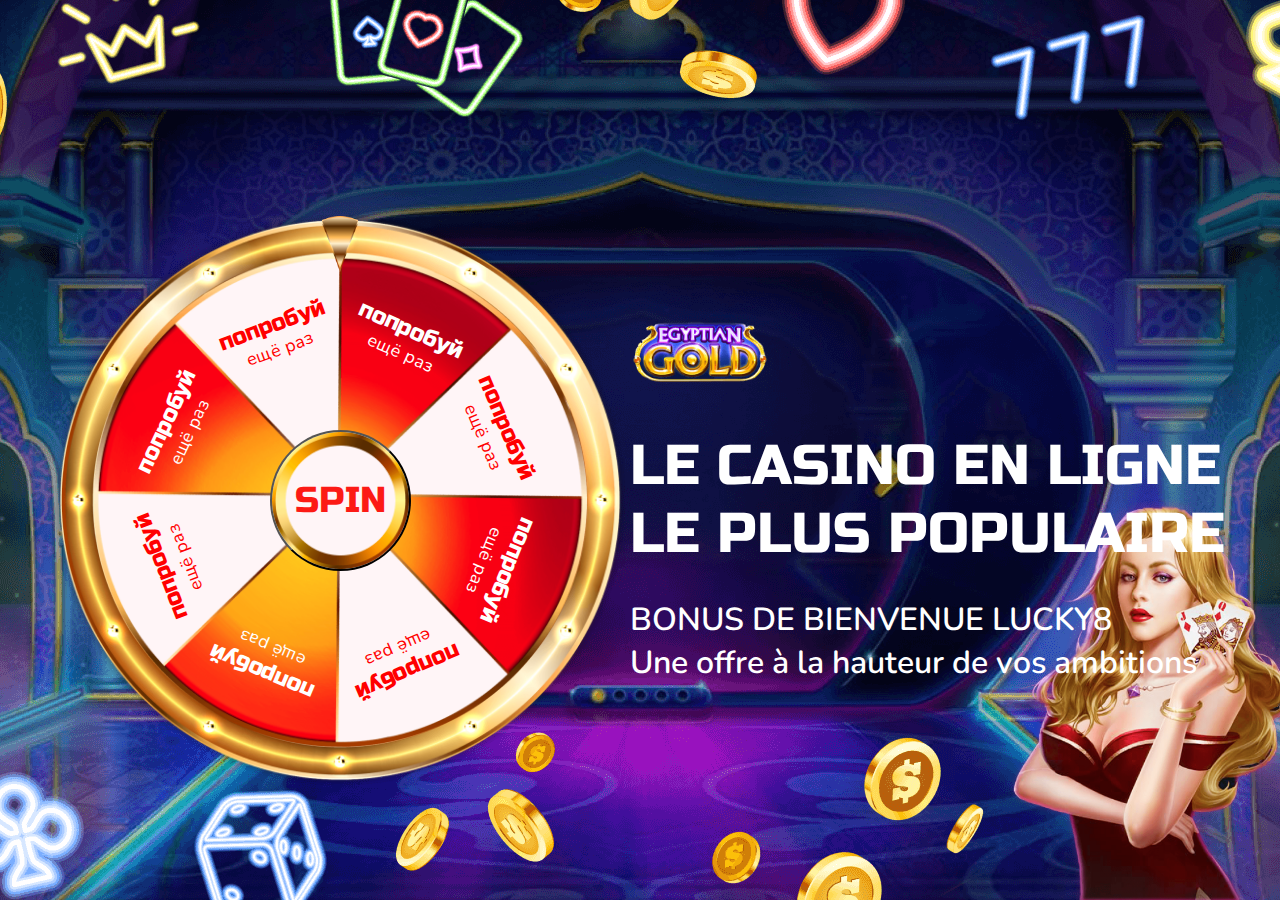
<file: index.html>
<!DOCTYPE html>
<html lang="en">
<head>
    <meta charset="UTF-8">
    <meta name="viewport" content="width=device-width, initial-scale=1.0">
    <title>Document</title>
    <link rel="stylesheet" href="wheel.css">
</head>
<body>

    <div class="popup">
        <div class="popup_container">
            <div class="popup_content">
            <h2 class="popup_title">Ваш приз</h2>
            <h2 class="popup_subtitle">75% на депозит</h2>
            <p class="popup_paragraph">Получи 75% на первый депозит</p>
            <button class="popup_button" onclick="window.location.href='https://google.com';">Забрать бонус</button>
        </div>
        </div>
    </div>

    <img class="main_image" src="img/main_image.png" alt="" srcset="">
<div class="content">
    <div class="wheel_box">
        <span class="arrow"></span>
    <button id="spin">SPIN</button>
    
    <img class="wheel_frame" src="img/wheel_frame.png" alt="">
    <img class="wheel_bg" src="img/wheel_bg.png" alt="">
    <div class="container">
        <div class="one">попробуй<span class="wheel_discription">ещё раз</span></div>
        <div class="two">попробуй<span class="wheel_discription">ещё раз</span></div>
        <div class="three">попробуй<span class="wheel_discription">ещё раз</span></div>
        <div class="four">попробуй<span class="wheel_discription">ещё раз</span></div>
        <div class="five">попробуй<span class="wheel_discription">ещё раз</span></div>
        <div class="six">попробуй<span class="wheel_discription">ещё раз</span></div>
        <div class="seven">попробуй<span class="wheel_discription">ещё раз</span></div>
        <div class="eight">попробуй<span class="wheel_discription">ещё раз</span></div>
      
    </div>
</div>

<div class="main">
    <div class="header">
        <img src="img\Header_logo.png" alt="Logo" class="header_logo">
    </div>
    <div class="main_disc">
        <h1 class="main_header">LE CASINO EN LIGNE LE PLUS POPULAIRE</h1>
        <p class="main_paragraph">BONUS DE BIENVENUE LUCKY8</p>
            <p class="main_paragraph">Une offre à la hauteur de vos ambitions</p>
    </div>
    <button class="play_button-mobile" onclick="window.location.href='https://google.com';">PLAY</button>
    <button class="play_button" onclick="window.location.href='https://google.com';">PLAY</button>
                

</div>
<img class="main_image_mobile" src="img/main_image.png" alt="" srcset="">
</div>
    <script src="wheel.js"></script>
</body>
</html>
</file>
<file: wheel.css>
@import url("https://fonts.googleapis.com/css2?family=Nunito:wght@600;800&family=Russo+One&display=swap");

/* font-family: 'Nunito', sans-serif;
font-family: 'Russo One', sans-serif; */
html {
  overflow-x: hidden;
}

* {
  box-sizing: border-box;
}

body {
  background-image: url("img/Group 1.png");
  background-position: center;
  background-repeat: no-repeat;
  height: 100vh;
  width: 100vw;

  position: relative;
  margin: 0;
}

.main_image {
  position: absolute;
  bottom: 0;
  right: 0;
  /* height: 647px;
  width: 446px; */
  /* height: 60%; */
  width: 22%;
  z-index: -1;
  margin: 0;
  padding: 0;
}

.content {
  display: flex;
  align-items: center;
  margin: 0 auto;
  padding: 0;
  justify-content: space-between;
  margin-top: auto;
  margin-bottom: auto;
  max-width: 1400px;
  padding-left: 50px;
  padding-right: 50px;
}

.main {
  margin-top: 200px;
  color: white;
  max-width: 600px;
}

.header_logo {
  width: 139px;
  height: 71px;
  margin: 0;
  padding: 0;
}

.header {
  margin-bottom: 40px;
}

.main_image_mobile {
  display: none;
}

.main_header {
  margin-bottom: 30px;
  color: #fff;
  font-family: Russo One;
  font-size: 56px;
  font-style: normal;
  font-weight: 400;
  line-height: normal;
}

.main_paragraph {
  color: #fff;
  font-family: Nunito;
  font-size: 32px;
  font-style: normal;
  font-weight: 600;
  line-height: normal;
  margin: 0;
}

.wheel_box {
  display: flex;
  align-items: center;
  justify-content: center;
  height: 600px;
  width: 600px;

  margin-top: 200px;
  position: relative;
}

.play_button {
  background-image: url("img/Button.png");
  background-position: center;
  background-size: contain;
  background-color: rgba(240, 248, 255, 0);
  border: none;
  width: 304px;
  height: 119px;
  background-repeat: no-repeat;
  cursor: pointer;
  margin-top: 40px;
  color: rgb(0, 0, 0);
  text-align: center;
  color: #f5ebeb;
  font-family: Russo One;
  font-size: 36px;
  font-style: normal;
  font-weight: 400;
  line-height: normal;
  display: none;
}

.play_button-mobile {
  background-image: url("img/Button.png");
  background-position: center;
  background-size: contain;
  background-color: rgba(240, 248, 255, 0);
  border: none;
  width: 304px;
  height: 119px;
  background-repeat: no-repeat;
  cursor: pointer;
  color: #f5ebeb;
  font-family: Russo One;
  font-size: 36px;
  font-style: normal;
  font-weight: 400;
  line-height: normal;
  display: none;
}

.container {
  width: 500px;
  height: 500px;
  background-color: rgba(41, 41, 41, 0);
  border-radius: 50%;
  /* border: 15px solid rgba(133, 133, 133, 0); */
  position: relative;
  overflow: hidden;
  transition: 5s;
  text-align: center;
  transition-timing-function: ease-in-out;
}

.wheel_bg {
  position: absolute;
  width: 500px;
  height: 500px;
  transition: 5s;
}

.wheel_frame {
  position: absolute;
  width: 570px;
  height: 570px;
}

.container div {
  height: 50%;
  width: 220px;
  position: absolute;
  clip-path: polygon(100% 0, 50% 100%, 0 0);
  transform: translateX(-50%);
  transform-origin: bottom;
  text-align: center;
  padding-top: 50px;
  justify-content: center;
  font-size: 20px;
  color: rgb(0, 0, 0);
  left: 135px;
}

.container .one {
  background-color: rgba(165, 42, 42, 0);
  transform: rotate(24deg);
  color: #ffffff;
  text-align: center;
  font-family: Russo One;
  font-size: 23px;
  font-style: normal;
  font-weight: 400;
  line-height: normal;
}

.container .two {
  background-color: rgba(255, 5, 5, 0);
  transform: rotate(67deg);
  color: #ff0000;
  text-align: center;
  font-family: Russo One;
  font-size: 23px;
  font-style: normal;
  font-weight: 400;
  line-height: normal;
}
.container .three {
  background-color: rgba(165, 157, 42, 0);
  transform: rotate(112deg);
  color: #ffffff;
  text-align: center;
  font-family: Russo One;
  font-size: 23px;
  font-style: normal;
  font-weight: 400;
  line-height: normal;
}
.container .four {
  background-color: rgba(42, 165, 128, 0);
  transform: rotate(157deg);
  color: #ff0000;
  text-align: center;
  font-family: Russo One;
  font-size: 23px;
  font-style: normal;
  font-weight: 400;
  line-height: normal;
}
.container .five {
  background-color: rgba(42, 116, 165, 0);
  transform: rotate(203deg);
  color: #ffffff;
  text-align: center;
  font-family: Russo One;
  font-size: 23px;
  font-style: normal;
  font-weight: 400;
  line-height: normal;
}
.container .six {
  background-color: rgb(52, 165, 0, 0);
  transform: rotate(249deg);
  color: #ff0000;
  text-align: center;
  font-family: Russo One;
  font-size: 23px;
  font-style: normal;
  font-weight: 400;
  line-height: normal;
}
.container .seven {
  background-color: rgb(243, 92, 0, 0);
  transform: rotate(295deg);
  color: #ffffff;
  text-align: center;
  font-family: Russo One;
  font-size: 23px;
  font-style: normal;
  font-weight: 400;
  line-height: normal;
}

.container .eight {
  background-color: rgb(68, 59, 0, 0);
  transform: rotate(340deg);
  color: #ff0000;
  text-align: center;
  font-family: Russo One;
  font-size: 23px;
  font-style: normal;
  font-weight: 400;
  line-height: normal;
}

.wheel_discription {
  text-align: center;
  font-family: Nunito;
  font-size: 18px;
  font-style: normal;
  font-weight: 400;
  line-height: normal;
  display: block;
}

.arrow {
  position: absolute;
  top: 15px;
  left: 50%;

  transform: translateX(-50%);
  color: rgba(0, 0, 0, 0);
  z-index: 3;
}

.arrow::before {
  content: "V";
  font-size: 50px;
  background-image: url("img/pointer.png");
  background-position: center;
  background-size: cover;
  background-repeat: no-repeat;
  width: 55px;
  height: 81px;
}

#spin {
  position: absolute;
  transform: translateX(-50%, -50%);
  z-index: 10;
  font-size: 12px;
  width: 120px;
  height: 120px;
  border-radius: 50%;
  cursor: pointer;
  outline: none;
  text-align: center;
  margin: 0;
  padding: 0;
  z-index: 10;
  background-image: url("img/spin.png");
  object-fit: cover;
  background-position: center;
  background-size: contain;
  color: #fc1a15;
  font-family: Russo One;
  font-size: 36px;
  font-style: normal;
  font-weight: 400;
  line-height: normal;
  width: 141px;
  height: 141px;
}

.popup {
  display: none;
  transition: visibility 0.2s linear, opacity 0.2s linear;
  position: fixed;
  align-items: center;
  justify-content: center;
  bottom: 0;
  left: 0;
  right: 0;
  top: 0;
  z-index: 20;
  color: #ffffff;
  background-color: #00000091;
}

.popup_active {
  display: flex;
}

.popup_container {
  background-image: url("img/popup_bg.png");
  background-repeat: no-repeat;
  background-position: center;
  background-size: contain;
  object-fit: contain;
  position: relative;
  background-color: #ffffff00;
  border-radius: 10px;
  max-width: 461px;
  height: 584px;
  width: 100%;
}

.popup_content {
  display: flex;
  flex-direction: column;
  max-width: calc(100% - 72px);
  margin: 0 auto;
  border: none;
  padding-top: 100px;
}

.popup_title {
  text-align: center;
  font-family: Nunito;
  font-size: 36px;
  font-weight: 800;
  line-height: 49px;
  letter-spacing: 0em;
  max-width: 361px;
  margin-bottom: 10px;
  margin-left: auto;
  margin-right: auto;
  color: black;
}

.popup_subtitle {
  font-family: Russo One;
  font-size: 42px;
  font-weight: 400;
  line-height: 58px;
  letter-spacing: 0em;
  text-align: center;
  margin-top: 30px;
  margin-bottom: 5px;
  color: #e34137;
}

.popup_paragraph {
  margin: 0;
  font-family: Nunito;
  font-size: 28px;
  font-weight: 600;
  line-height: 44px;
  letter-spacing: 0em;
  text-align: center;
  margin-bottom: 20px;
  margin-left: auto;
  margin-right: auto;
  color: black;
}

.popup_button {
  color: #fff;
  font-family: Russo One;
  font-size: 28px;
  font-style: normal;
  font-weight: 400;
  line-height: normal;
  background-image: url("img/popup_button_bg.png");
  background-color: #f5ebeb00;
  border: none;
  width: 300px;
  height: 80px;
  background-position: center;
  background-size: contain;
  margin: 0 auto;
  cursor: pointer;
  object-fit: fill;
  background-repeat: no-repeat;
}

@media (max-width: 723px) {
  body {
    background-image: url("img/Group723.png");
    background-position: top;
    background-repeat: no-repeat;
    min-height: 1000px;
    overflow-x: hidden;
    object-fit: cover;
    margin: 0 auto;
  }

  .content {
    display: flex;
    flex-direction: column;
  }

  .main {
    order: 1;
    align-items: center;
    margin-top: 40px;
    display: flex;
    flex-direction: column;
  }
  .wheel_box {
    order: 2;

    display: flex;
    align-items: center;
    justify-content: center;
    height: 600px;
    width: 344px;
    margin-top: 200px;
    position: relative;
  }

  .header {
    margin: 0;
  }

  .main_header {
    color: #fff;
    text-align: center;
    font-family: Russo One;
    font-size: 28px;
    font-style: normal;
    font-weight: 400;
    line-height: normal;
    margin-bottom: 10px;
    max-width: 351px;
  }

  .main_paragraph {
    color: #fff;
    text-align: center;
    font-family: Nunito;
    font-size: 16px;
    font-style: normal;
    font-weight: 600;
    line-height: normal;
  }

  .main_disc {
    margin-bottom: 30px;
  }

  .main_image {
    position: relative;
    width: 349px;
    height: 369px;
    z-index: 3;
    order: 4;
    display: none;
  }

  .main_image_mobile {
    position: absolute;
    width: 60%;

    z-index: 3;
    order: 4;
    right: 0;
    bottom: 0;
    display: block;
  }

  .play_button {
    font-size: 20px;
    margin-bottom: 48px;
    margin-top: -20px;
    z-index: 5;
    display: none;
  }

  .play_button-mobile {
    display: block;
    width: 161px;
    height: 62px;
    font-size: 20px;
    font-style: normal;
    font-weight: 400;
    line-height: normal;
    margin-top: 14px;
    display: none;
    z-index: 5;
  }

  .wheel_box {
    height: 0;
  }

  .wheel_bg {
    position: absolute;
    width: 350px;
    height: 350px;
    transition: 5s;
  }

  .wheel_frame {
    position: absolute;
    width: 400px;
    height: 400px;
  }

  .container {
    width: 500px;
    height: 370px;
    background-color: rgba(41, 41, 41, 0);
    border-radius: 50%;
    /* border: 15px solid rgba(133, 133, 133, 0); */
    position: relative;
    overflow: hidden;
    transition: 5s;
    text-align: center;
    transition-timing-function: ease-in-out;
  }

  .container div {
    height: 50%;
    width: 250px;
    position: absolute;
    clip-path: polygon(100% 0, 50% 100%, 0 0);
    transform: translateX(-50%);
    transform-origin: bottom;
    text-align: center;
    padding-top: 50px;
    justify-content: center;
    font-size: 20px;
    color: rgb(0, 0, 0);
    left: 46px;
  }

  .container .one {
    background-color: rgba(165, 42, 42, 0);
    transform: rotate(21deg);
    color: #fdfdfd;
    text-align: center;
    font-family: Russo One;
    font-size: 14px;
    font-style: normal;
    font-weight: 400;
    line-height: normal;
  }

  .container .two {
    background-color: rgba(255, 5, 5, 0);
    transform: rotate(67deg);
    color: #ff0000;
    text-align: center;
    font-family: Russo One;
    font-size: 14px;
    font-style: normal;
    font-weight: 400;
    line-height: normal;
  }
  .container .three {
    background-color: rgba(165, 157, 42, 0);
    transform: rotate(112deg);
    color: #ffffff;
    text-align: center;
    font-family: Russo One;
    font-size: 14px;
    font-style: normal;
    font-weight: 400;
    line-height: normal;
  }
  .container .four {
    background-color: rgba(42, 165, 128, 0);
    transform: rotate(157deg);
    color: #ff0000;
    text-align: center;
    font-family: Russo One;
    font-size: 14px;
    font-style: normal;
    font-weight: 400;
    line-height: normal;
  }
  .container .five {
    background-color: rgba(42, 116, 165, 0);
    transform: rotate(203deg);
    color: #ffffff;
    text-align: center;
    font-family: Russo One;
    font-size: 14px;
    font-style: normal;
    font-weight: 400;
    line-height: normal;
  }
  .container .six {
    background-color: rgb(52, 165, 0, 0);
    transform: rotate(249deg);
    color: #ff0000;
    text-align: center;
    font-family: Russo One;
    font-size: 14px;
    font-style: normal;
    font-weight: 400;
    line-height: normal;
  }
  .container .seven {
    background-color: rgb(243, 92, 0, 0);
    transform: rotate(295deg);
    color: #ffffff;
    text-align: center;
    font-family: Russo One;
    font-size: 14px;
    font-style: normal;
    font-weight: 400;
    line-height: normal;
  }

  .container .eight {
    background-color: rgb(68, 59, 0, 0);
    transform: rotate(338deg);
    color: #ff0000;
    text-align: center;
    font-family: Russo One;
    font-size: 14px;
    font-style: normal;
    font-weight: 400;
    line-height: normal;
  }

  .arrow {
    position: absolute;
    top: -200px;
    left: 50%;

    transform: translateX(-50%);
    color: rgba(0, 0, 0, 0);
    z-index: 3;
  }

  #spin {
    width: 106px;
    height: 106px;
    font-size: 30px;
  }

  .wheel_discription {
    font-size: 14px;
  }

  .popup_button {
    font-size: 22px;
    max-width: 212px;
    height: 63px;
    background-position: center;
    background-size: contain;
    margin: 0 auto;
    cursor: pointer;
    background-repeat: no-repeat;
  }

  .popup_container {
    max-width: 333px;
    height: 422px;
  }

  .popup_content {
    padding-top: 23%;
  }

  .popup_title {
    font-size: 26px;
    margin: 0;
  }

  .popup_subtitle {
    font-size: 32px;
    font-weight: 400;
    margin-top: 3%;
    margin-bottom: 0;
  }

  .popup_paragraph {
    font-size: 22px;
    font-style: normal;
    font-weight: 600;
    margin-bottom: 6%;
    line-height: 32.74px;
  }

  @media (max-width: 350px) {
    .popup_content {
      padding-top: 30%;
    }

    .popup_title {
      font-size: 28px;
      margin: 0;
    }

    .popup_subtitle {
      font-size: 22px;
      font-weight: 400;
      margin-top: 8%;
      margin-bottom: 2%;
    }

    .popup_paragraph {
      font-size: 18px;
      font-style: normal;
      font-weight: 600;
      margin-bottom: 7%;
    }

    .popup_button {
      margin: 0 auto;
      height: 43px;
      width: 100%;
      font-size: 18px;
    }
  }
}
</file>
